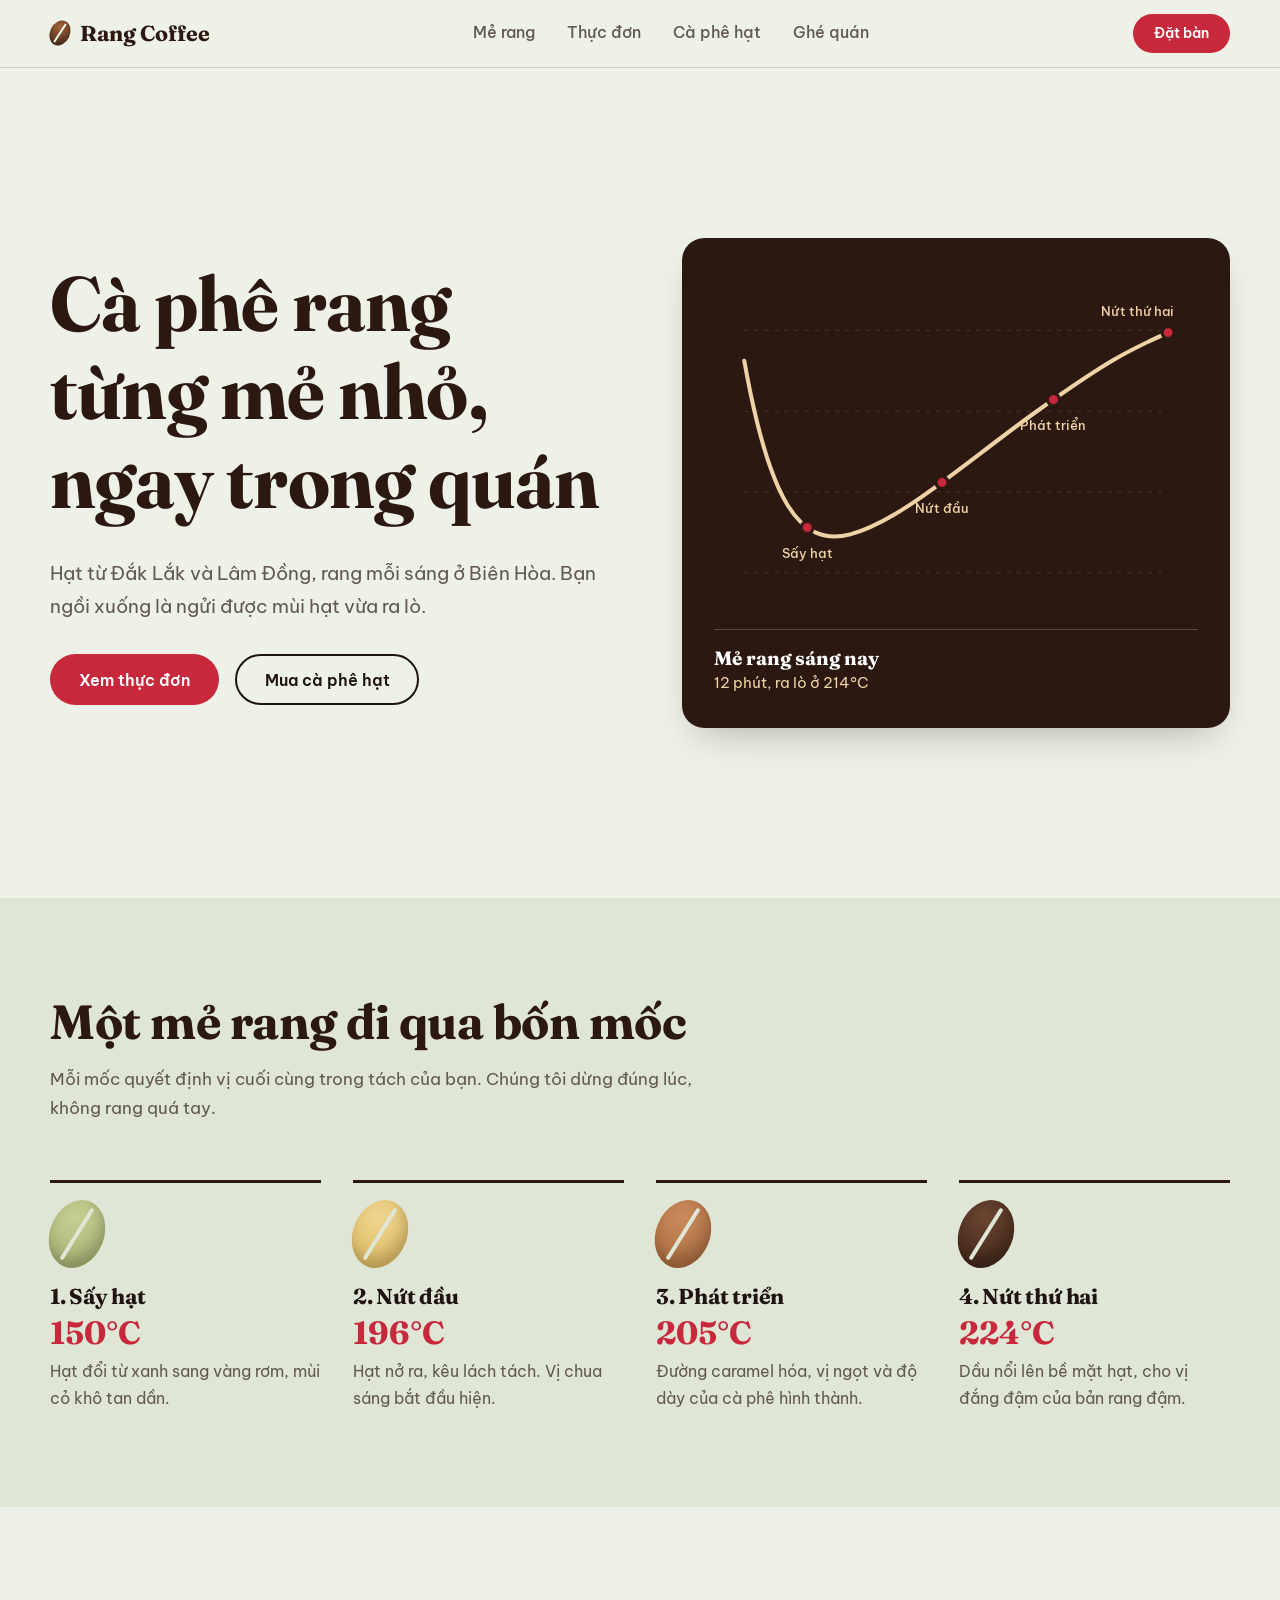
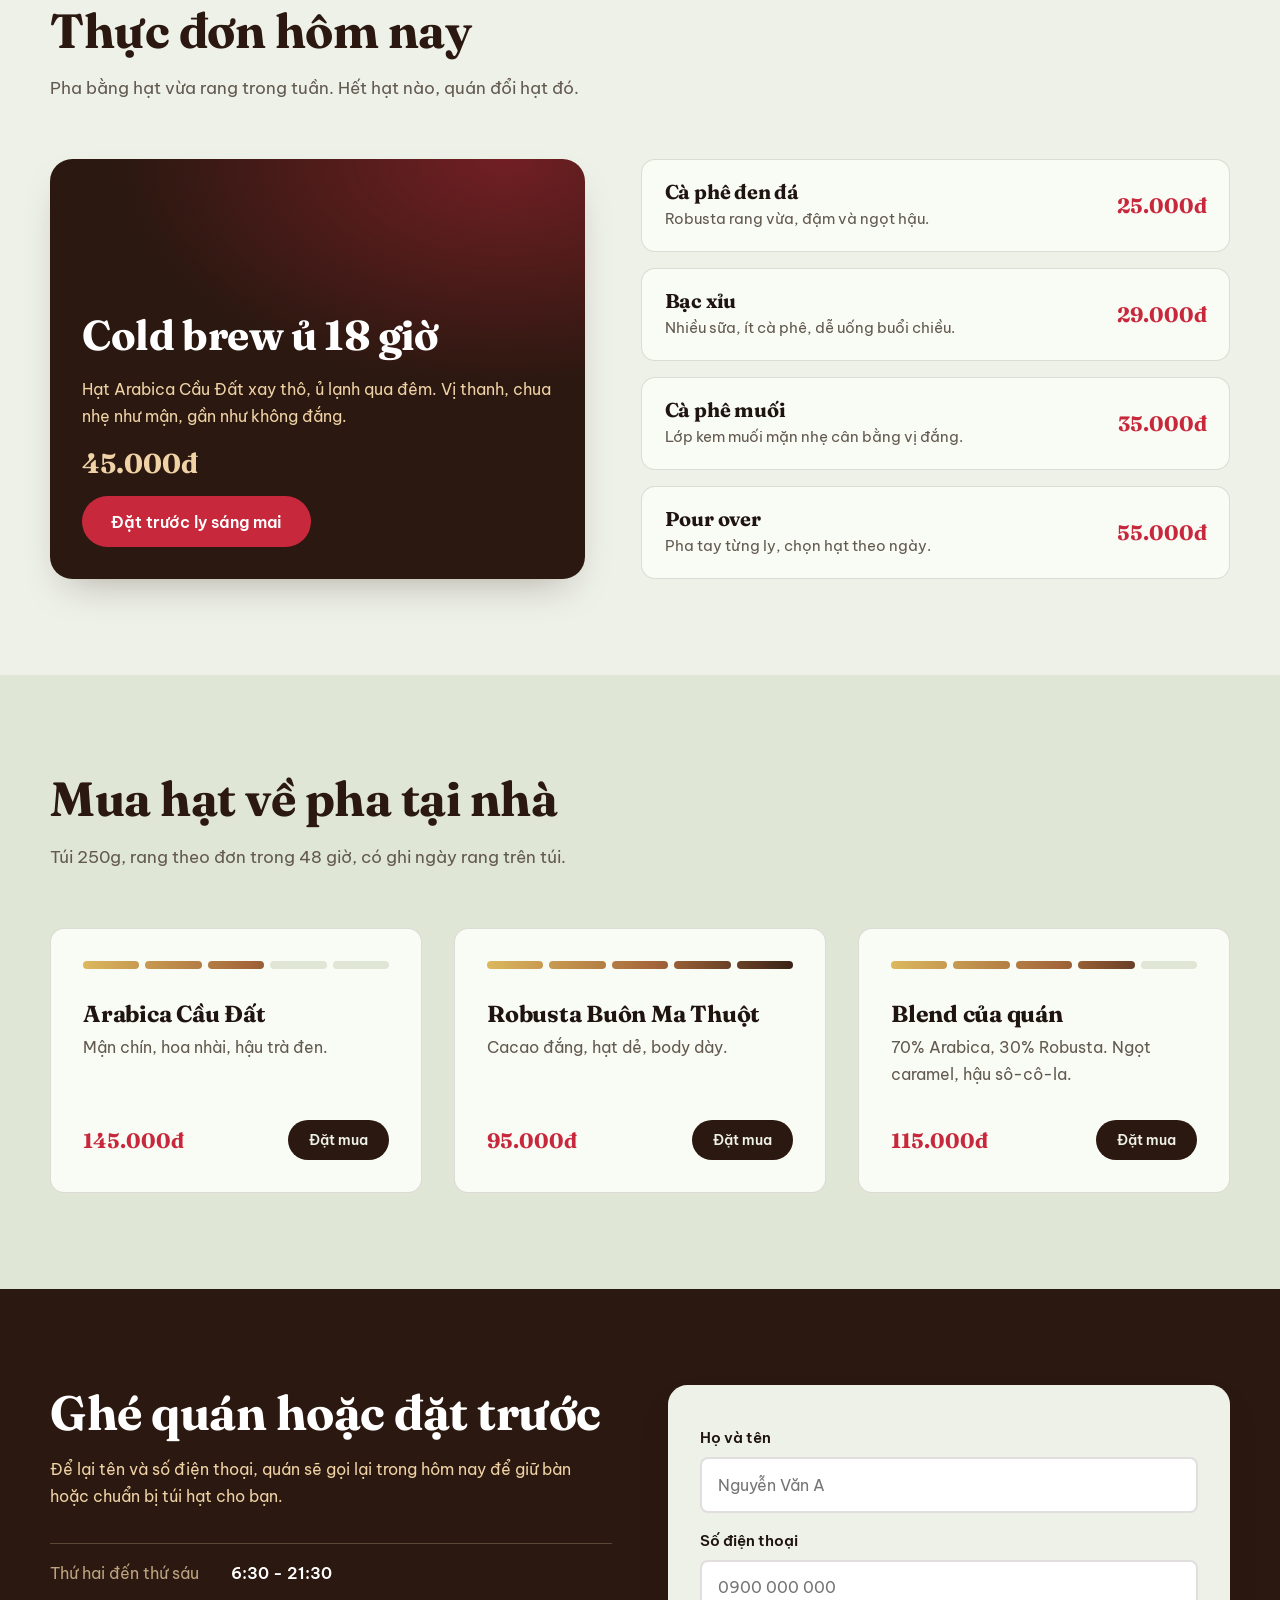
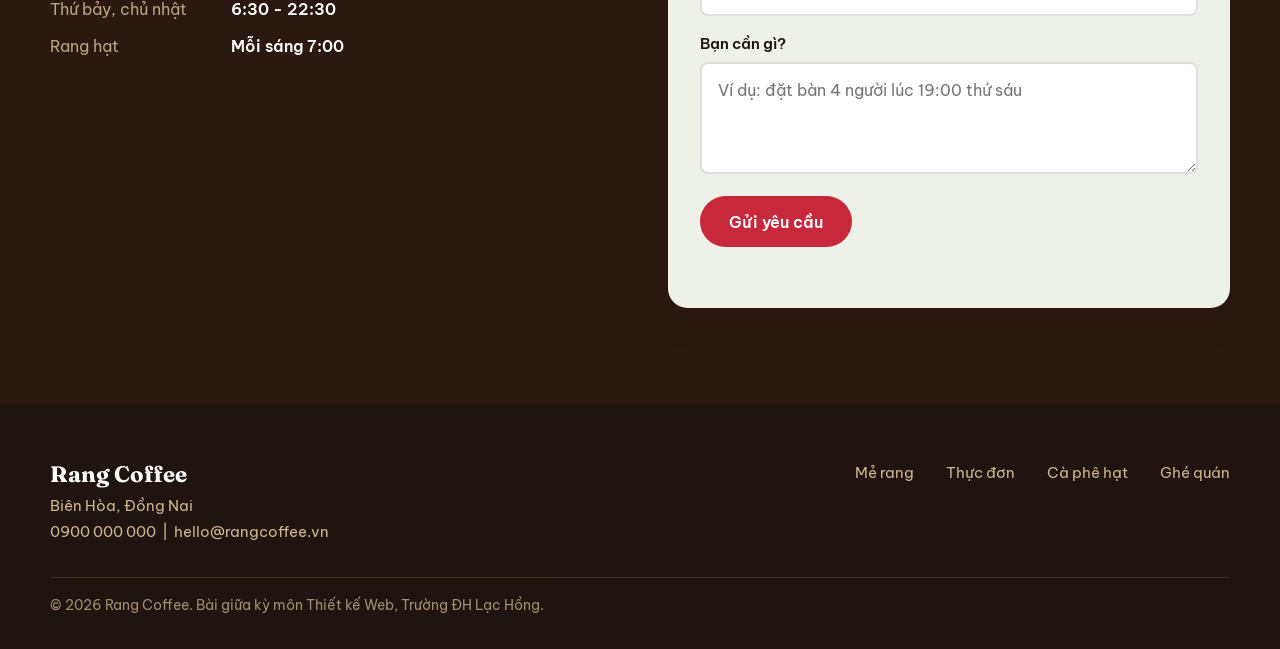
<file: index.html>
<!DOCTYPE html>
<html lang="vi">
<head>
  <meta charset="UTF-8">
  <meta name="viewport" content="width=device-width, initial-scale=1.0">
  <meta name="description" content="Rang Coffee - quán cà phê rang từng mẻ nhỏ tại Biên Hòa, Đồng Nai. Uống tại quán, mua hạt về pha.">
  <title>Rang Coffee | Cà phê rang từng mẻ nhỏ</title>

  <link rel="preconnect" href="https://fonts.googleapis.com">
  <link rel="preconnect" href="https://fonts.gstatic.com" crossorigin>
  <link href="https://fonts.googleapis.com/css2?family=Be+Vietnam+Pro:wght@400;500;600&family=Fraunces:ital,opsz,wght@0,9..144,500;0,9..144,700;1,9..144,500&display=swap" rel="stylesheet">
  <link rel="stylesheet" href="https://cdnjs.cloudflare.com/ajax/libs/animate.css/4.1.1/animate.min.css">
  <link rel="stylesheet" href="https://unpkg.com/aos@2.3.4/dist/aos.css">
  <link rel="stylesheet" href="style.css">
</head>
<body>

  <header class="site-header">
    <a href="#home" class="logo" aria-label="Rang Coffee, về đầu trang">
      <span class="logo-bean" aria-hidden="true"></span>Rang Coffee
    </a>
    <nav class="main-nav" aria-label="Điều hướng chính">
      <ul>
        <li><a href="#process">Mẻ rang</a></li>
        <li><a href="#menu">Thực đơn</a></li>
        <li><a href="#beans">Cà phê hạt</a></li>
        <li><a href="#contact">Ghé quán</a></li>
      </ul>
    </nav>
    <a href="#contact" class="btn btn-small">Đặt bàn</a>
  </header>

  <main>
    <!-- HERO -->
    <section id="home" class="section hero">
      <article class="hero-copy">
        <h1 class="animate__animated animate__fadeInUp">Cà phê rang từng mẻ nhỏ, ngay trong quán</h1>
        <p class="hero-text animate__animated animate__fadeInUp animate__delay-1s">
          Hạt từ Đắk Lắk và Lâm Đồng, rang mỗi sáng ở Biên Hòa. Bạn ngồi xuống là ngửi được mùi hạt vừa ra lò.
        </p>
        <p class="hero-actions animate__animated animate__fadeInUp animate__delay-2s">
          <a href="#menu" class="btn btn-primary">Xem thực đơn</a>
          <a href="#beans" class="btn btn-ghost">Mua cà phê hạt</a>
        </p>
      </article>

      <figure class="roast-card animate__animated animate__fadeIn animate__delay-1s">
        <svg id="roastChart" viewBox="0 0 480 340" role="img" aria-label="Đường cong nhiệt độ của một mẻ rang, đi qua bốn mốc từ sấy hạt đến nứt thứ hai">
          <g class="grid-lines">
            <line x1="30" y1="60" x2="450" y2="60"/>
            <line x1="30" y1="140" x2="450" y2="140"/>
            <line x1="30" y1="220" x2="450" y2="220"/>
            <line x1="30" y1="300" x2="450" y2="300"/>
          </g>
          <path id="roastPath" class="roast-line" pathLength="1"
                d="M30 90 C 55 230, 85 275, 135 262 S 250 190, 320 140 S 410 80, 450 62"/>
          <g id="roastDots"></g>
        </svg>
        <figcaption>
          <strong>Mẻ rang sáng nay</strong>
          12 phút, ra lò ở 214°C
        </figcaption>
      </figure>
    </section>

    <!-- QUY TRÌNH: một chuỗi thật sự theo thứ tự thời gian -->
    <section id="process" class="section process">
      <header class="section-head" data-aos="fade-up">
        <h2>Một mẻ rang đi qua bốn mốc</h2>
        <p>Mỗi mốc quyết định vị cuối cùng trong tách của bạn. Chúng tôi dừng đúng lúc, không rang quá tay.</p>
      </header>

      <ol class="stage-list">
        <li data-aos="fade-up" data-aos-delay="0">
          <article class="stage">
            <span class="bean bean-green" aria-hidden="true"></span>
            <h3>1. Sấy hạt</h3>
            <p class="stage-temp">150°C</p>
            <p>Hạt đổi từ xanh sang vàng rơm, mùi cỏ khô tan dần.</p>
          </article>
        </li>
        <li data-aos="fade-up" data-aos-delay="120">
          <article class="stage">
            <span class="bean bean-yellow" aria-hidden="true"></span>
            <h3>2. Nứt đầu</h3>
            <p class="stage-temp">196°C</p>
            <p>Hạt nở ra, kêu lách tách. Vị chua sáng bắt đầu hiện.</p>
          </article>
        </li>
        <li data-aos="fade-up" data-aos-delay="240">
          <article class="stage">
            <span class="bean bean-brown" aria-hidden="true"></span>
            <h3>3. Phát triển</h3>
            <p class="stage-temp">205°C</p>
            <p>Đường caramel hóa, vị ngọt và độ dày của cà phê hình thành.</p>
          </article>
        </li>
        <li data-aos="fade-up" data-aos-delay="360">
          <article class="stage">
            <span class="bean bean-dark" aria-hidden="true"></span>
            <h3>4. Nứt thứ hai</h3>
            <p class="stage-temp">224°C</p>
            <p>Dầu nổi lên bề mặt hạt, cho vị đắng đậm của bản rang đậm.</p>
          </article>
        </li>
      </ol>
    </section>

    <!-- THỰC ĐƠN -->
    <section id="menu" class="section menu">
      <header class="section-head" data-aos="fade-up">
        <h2>Thực đơn hôm nay</h2>
        <p>Pha bằng hạt vừa rang trong tuần. Hết hạt nào, quán đổi hạt đó.</p>
      </header>

      <article class="menu-feature" data-aos="fade-right">
        <h3>Cold brew ủ 18 giờ</h3>
        <p>Hạt Arabica Cầu Đất xay thô, ủ lạnh qua đêm. Vị thanh, chua nhẹ như mận, gần như không đắng.</p>
        <p class="menu-price">45.000đ</p>
        <a href="#contact" class="btn btn-primary">Đặt trước ly sáng mai</a>
      </article>

      <ul class="menu-list">
        <li data-aos="fade-left" data-aos-delay="0">
          <article class="menu-item">
            <h3>Cà phê đen đá</h3>
            <p>Robusta rang vừa, đậm và ngọt hậu.</p>
            <p class="menu-price">25.000đ</p>
          </article>
        </li>
        <li data-aos="fade-left" data-aos-delay="100">
          <article class="menu-item">
            <h3>Bạc xỉu</h3>
            <p>Nhiều sữa, ít cà phê, dễ uống buổi chiều.</p>
            <p class="menu-price">29.000đ</p>
          </article>
        </li>
        <li data-aos="fade-left" data-aos-delay="200">
          <article class="menu-item">
            <h3>Cà phê muối</h3>
            <p>Lớp kem muối mặn nhẹ cân bằng vị đắng.</p>
            <p class="menu-price">35.000đ</p>
          </article>
        </li>
        <li data-aos="fade-left" data-aos-delay="300">
          <article class="menu-item">
            <h3>Pour over</h3>
            <p>Pha tay từng ly, chọn hạt theo ngày.</p>
            <p class="menu-price">55.000đ</p>
          </article>
        </li>
      </ul>
    </section>

    <!-- CÀ PHÊ HẠT -->
    <section id="beans" class="section beans">
      <header class="section-head" data-aos="fade-up">
        <h2>Mua hạt về pha tại nhà</h2>
        <p>Túi 250g, rang theo đơn trong 48 giờ, có ghi ngày rang trên túi.</p>
      </header>

      <ul class="bean-grid">
        <li data-aos="zoom-in-up" data-aos-delay="0">
          <article class="product">
            <p class="roast-level" role="img" aria-label="Mức rang: vừa">
              <i class="on"></i><i class="on"></i><i class="on"></i><i></i><i></i>
            </p>
            <h3>Arabica Cầu Đất</h3>
            <p class="notes">Mận chín, hoa nhài, hậu trà đen.</p>
            <p class="product-foot"><span class="menu-price">145.000đ</span><a href="#contact" class="btn btn-small btn-dark">Đặt mua</a></p>
          </article>
        </li>
        <li data-aos="zoom-in-up" data-aos-delay="120">
          <article class="product">
            <p class="roast-level" role="img" aria-label="Mức rang: đậm">
              <i class="on"></i><i class="on"></i><i class="on"></i><i class="on"></i><i class="on"></i>
            </p>
            <h3>Robusta Buôn Ma Thuột</h3>
            <p class="notes">Cacao đắng, hạt dẻ, body dày.</p>
            <p class="product-foot"><span class="menu-price">95.000đ</span><a href="#contact" class="btn btn-small btn-dark">Đặt mua</a></p>
          </article>
        </li>
        <li data-aos="zoom-in-up" data-aos-delay="240">
          <article class="product">
            <p class="roast-level" role="img" aria-label="Mức rang: vừa đến đậm">
              <i class="on"></i><i class="on"></i><i class="on"></i><i class="on"></i><i></i>
            </p>
            <h3>Blend của quán</h3>
            <p class="notes">70% Arabica, 30% Robusta. Ngọt caramel, hậu sô-cô-la.</p>
            <p class="product-foot"><span class="menu-price">115.000đ</span><a href="#contact" class="btn btn-small btn-dark">Đặt mua</a></p>
          </article>
        </li>
      </ul>
    </section>

    <!-- LIÊN HỆ -->
    <section id="contact" class="section contact">
      <article class="visit" data-aos="fade-right">
        <h2>Ghé quán hoặc đặt trước</h2>
        <p>Để lại tên và số điện thoại, quán sẽ gọi lại trong hôm nay để giữ bàn hoặc chuẩn bị túi hạt cho bạn.</p>
        <dl class="hours">
          <dt>Thứ hai đến thứ sáu</dt><dd>6:30 - 21:30</dd>
          <dt>Thứ bảy, chủ nhật</dt><dd>6:30 - 22:30</dd>
          <dt>Rang hạt</dt><dd>Mỗi sáng 7:00</dd>
        </dl>
      </article>

      <form class="contact-form" id="contactForm" data-aos="fade-left" novalidate>
        <label for="name">Họ và tên</label>
        <input type="text" id="name" name="name" autocomplete="name" placeholder="Nguyễn Văn A" required>

        <label for="phone">Số điện thoại</label>
        <input type="tel" id="phone" name="phone" autocomplete="tel" placeholder="0900 000 000" required>

        <label for="msg">Bạn cần gì?</label>
        <textarea id="msg" name="msg" rows="3" placeholder="Ví dụ: đặt bàn 4 người lúc 19:00 thứ sáu"></textarea>

        <button type="submit" class="btn btn-primary">Gửi yêu cầu</button>
        <p class="form-status" id="formStatus" role="status" aria-live="polite"></p>
      </form>
    </section>
  </main>

  <footer class="site-footer">
    <address>
      <strong>Rang Coffee</strong>
      Biên Hòa, Đồng Nai<br>
      <a href="tel:0900000000">0900 000 000</a> &nbsp;|&nbsp; <a href="mailto:hello@rangcoffee.vn">hello@rangcoffee.vn</a>
    </address>
    <nav aria-label="Liên kết chân trang">
      <ul>
        <li><a href="#process">Mẻ rang</a></li>
        <li><a href="#menu">Thực đơn</a></li>
        <li><a href="#beans">Cà phê hạt</a></li>
        <li><a href="#contact">Ghé quán</a></li>
      </ul>
    </nav>
    <p class="copyright">&copy; 2026 Rang Coffee. Bài giữa kỳ môn Thiết kế Web, Trường ĐH Lạc Hồng.</p>
  </footer>

  <script src="https://unpkg.com/aos@2.3.4/dist/aos.js"></script>
  <script>
    AOS.init({ duration: 700, once: true, offset: 70, easing: 'ease-out-cubic' });

    /* Đặt 4 mốc rang đúng trên đường cong (tính theo độ dài path) */
    (function () {
      var path = document.getElementById('roastPath');
      var group = document.getElementById('roastDots');
      if (!path || !group) return;
      var ns = 'http://www.w3.org/2000/svg';
      var len = path.getTotalLength();
      var stops = [
        { at: 0.30, label: 'Sấy hạt',      dy: 30,  anchor: 'middle' },
        { at: 0.55, label: 'Nứt đầu',      dy: 30,  anchor: 'middle' },
        { at: 0.78, label: 'Phát triển',   dy: 30,  anchor: 'middle' },
        { at: 1.00, label: 'Nứt thứ hai',  dy: -16, anchor: 'end'    }
      ];
      stops.forEach(function (s, i) {
        var p = path.getPointAtLength(len * s.at);
        var c = document.createElementNS(ns, 'circle');
        c.setAttribute('cx', p.x); c.setAttribute('cy', p.y); c.setAttribute('r', 6);
        c.setAttribute('class', 'roast-dot');
        c.style.animationDelay = (1.2 + i * 0.5) + 's';
        var t = document.createElementNS(ns, 'text');
        t.setAttribute('x', s.anchor === 'end' ? p.x + 6 : p.x);
        t.setAttribute('y', p.y + s.dy);
        t.setAttribute('text-anchor', s.anchor);
        t.setAttribute('class', 'roast-label');
        t.style.animationDelay = (1.2 + i * 0.5) + 's';
        t.textContent = s.label;
        group.appendChild(c); group.appendChild(t);
      });
    })();

    /* Form: báo kết quả ngay trên trang, không dùng alert */
    (function () {
      var form = document.getElementById('contactForm');
      var status = document.getElementById('formStatus');
      form.addEventListener('submit', function (e) {
        e.preventDefault();
        var name = form.name.value.trim();
        var phone = form.phone.value.trim();
        status.className = 'form-status';
        if (!name || !phone) {
          status.textContent = 'Vui lòng nhập họ tên và số điện thoại để quán gọi lại.';
          status.classList.add('is-error');
          return;
        }
        status.textContent = 'Đã gửi. Quán sẽ gọi lại cho ' + name + ' trong hôm nay.';
        status.classList.add('is-ok');
        form.reset();
      });
    })();
  </script>
</body>
</html>
</file>
<file: style.css>
/* =========================================================
   Rang Coffee - bảng màu lấy từ các giai đoạn của hạt cà phê
   ========================================================= */
:root {
  /* Màu */
  --roast: #2b1810;          /* hạt rang đậm */
  --roast-soft: #3f2519;
  --cherry: #c8283c;         /* quả cà phê chín */
  --cherry-dark: #a11d2f;
  --paper: #eef1e8;          /* nền xám xanh nhạt, gợi hạt xanh */
  --paper-deep: #e0e6d6;
  --leaf: #5f6d34;           /* hạt xanh */
  --crema: #efd2a5;
  --ink: #1f1410;
  --muted: #62594f;
  --line: rgba(43, 24, 16, 0.14);

  /* Màu các giai đoạn rang */
  --stage-green: #a3ad6e;
  --stage-yellow: #dcb85e;
  --stage-brown: #a4663a;
  --stage-dark: #3a2216;

  /* Font */
  --font-display: "Fraunces", Georgia, serif;
  --font-body: "Be Vietnam Pro", system-ui, sans-serif;

  /* Spacing */
  --space-xs: 0.5rem;
  --space-sm: 1rem;
  --space-md: 2rem;
  --space-lg: 3.5rem;
  --space-xl: 6rem;
  --gutter: max(1.25rem, calc((100% - 1180px) / 2));

  /* Khác */
  --radius: 14px;
  --radius-sm: 8px;
  --shadow: 0 18px 40px -18px rgba(43, 24, 16, 0.35);
  --ease: 0.25s ease;
}

/* ===== Base ===== */
*, *::before, *::after { box-sizing: border-box; margin: 0; padding: 0; }
html { scroll-behavior: smooth; scroll-padding-top: 84px; }
body {
  font-family: var(--font-body);
  color: var(--ink);
  background: var(--paper);
  line-height: 1.7;
  -webkit-font-smoothing: antialiased;
}
ul, ol { list-style: none; }
a { color: inherit; text-decoration: none; }
h1, h2, h3 { font-family: var(--font-display); line-height: 1.15; font-weight: 700; letter-spacing: -0.01em; }
p { max-width: 62ch; }

:focus-visible { outline: 3px solid var(--cherry); outline-offset: 3px; }

/* ===== Buttons ===== */
.btn {
  display: inline-flex; align-items: center; justify-content: center;
  padding: 0.85rem 1.7rem; border: 2px solid transparent; border-radius: 999px;
  font: 600 0.98rem var(--font-body); cursor: pointer; white-space: nowrap;
  transition: transform var(--ease), background var(--ease), color var(--ease), border-color var(--ease), box-shadow var(--ease);
}
.btn:hover { transform: translateY(-2px); }
.btn:active { transform: translateY(0); }
.btn-small { padding: 0.55rem 1.2rem; font-size: 0.9rem; background: var(--cherry); color: #fff; }
.btn-small:hover, .btn-small:focus-visible { background: var(--cherry-dark); box-shadow: 0 8px 18px -8px var(--cherry); }
.btn-primary { background: var(--cherry); color: #fff; }
.btn-primary:hover, .btn-primary:focus-visible { background: var(--cherry-dark); box-shadow: 0 12px 24px -10px var(--cherry); }
.btn-ghost { border-color: currentColor; color: inherit; background: transparent; }
.btn-ghost:hover, .btn-ghost:focus-visible { background: var(--roast); color: var(--paper); border-color: var(--roast); }
.btn-dark { background: var(--roast); color: var(--paper); }
.btn-dark:hover, .btn-dark:focus-visible { background: var(--cherry); }

/* ===== Header ===== */
.site-header {
  position: sticky; top: 0; z-index: 50;
  display: flex; align-items: center; justify-content: space-between; gap: var(--space-sm);
  padding: 0.85rem var(--gutter);
  background: rgba(238, 241, 232, 0.9);
  backdrop-filter: blur(10px);
  border-bottom: 1px solid var(--line);
}
.logo { display: inline-flex; align-items: center; gap: 0.6rem; font: 700 1.35rem var(--font-display); color: var(--roast); }
.logo-bean {
  position: relative; width: 20px; height: 26px; border-radius: 50%;
  background: radial-gradient(circle at 35% 30%, var(--stage-brown), var(--roast));
  transform: rotate(25deg);
}
.logo-bean::after {
  content: ""; position: absolute; left: 50%; top: 8%; bottom: 8%; width: 2px;
  background: var(--paper); border-radius: 2px; transform: translateX(-50%) rotate(8deg);
}
.main-nav ul { display: flex; gap: var(--space-md); }
.main-nav a { font-weight: 500; color: var(--muted); padding: 0.4rem 0; border-bottom: 2px solid transparent; transition: color var(--ease), border-color var(--ease); }
.main-nav a:hover, .main-nav a:focus-visible { color: var(--roast); border-color: var(--cherry); }

/* ===== Section chung ===== */
.section { padding: var(--space-xl) var(--gutter); }
.section-head { margin-bottom: var(--space-lg); }
.section-head h2 { font-size: clamp(2rem, 4.2vw, 3rem); margin-bottom: var(--space-sm); color: var(--roast); }
.section-head p { color: var(--muted); font-size: 1.08rem; }

/* ===== Hero ===== */
.hero {
  display: grid; grid-template-columns: 1.05fr 1fr; gap: var(--space-lg); align-items: center;
  min-height: calc(100vh - 70px);
  padding-block: var(--space-lg);
}
.hero h1 { font-size: clamp(2.6rem, 6vw, 4.8rem); color: var(--roast); margin-bottom: var(--space-md); text-wrap: balance; }
.hero-text { font-size: 1.2rem; color: var(--muted); margin-bottom: var(--space-md); }
.hero-actions { display: flex; flex-wrap: wrap; gap: var(--space-sm); max-width: none; }

/* Thẻ đường cong rang: điểm nhấn duy nhất của trang */
.roast-card {
  padding: var(--space-md); border-radius: calc(var(--radius) * 1.6);
  background: var(--roast); color: var(--crema); box-shadow: var(--shadow);
}
.roast-card svg { display: block; width: 100%; height: auto; overflow: visible; }
.roast-card figcaption { display: flex; flex-direction: column; margin-top: var(--space-sm); padding-top: var(--space-sm); border-top: 1px solid rgba(239, 210, 165, 0.25); font-size: 0.95rem; }
.roast-card figcaption strong { font: 700 1.2rem var(--font-display); color: #fff; }

.grid-lines line { stroke: rgba(239, 210, 165, 0.14); stroke-dasharray: 4 6; }
.roast-line {
  fill: none; stroke: var(--crema); stroke-width: 4; stroke-linecap: round;
  stroke-dasharray: 1; stroke-dashoffset: 1;
  animation: draw 2.4s 0.6s ease-out forwards;
}
@keyframes draw { to { stroke-dashoffset: 0; } }
.roast-dot { fill: var(--cherry); stroke: var(--roast); stroke-width: 3; opacity: 0; animation: pop 0.5s ease-out forwards; }
.roast-label { fill: var(--crema); font: 500 13px var(--font-body); opacity: 0; animation: pop 0.5s ease-out forwards; }
@keyframes pop { from { opacity: 0; } to { opacity: 1; } }

/* ===== Quy trình ===== */
.process { background: var(--paper-deep); }
.stage-list { display: grid; grid-template-columns: repeat(4, 1fr); gap: var(--space-md); }
.stage { height: 100%; padding-top: var(--space-sm); border-top: 3px solid var(--roast); transition: border-color var(--ease), transform var(--ease); }
.stage:hover, .stage:focus-within { border-color: var(--cherry); transform: translateY(-6px); }
.stage h3 { font-size: 1.35rem; margin: var(--space-sm) 0 0.2rem; }
.stage-temp { font: 700 2rem var(--font-display); color: var(--cherry); margin-bottom: 0.4rem; }
.stage p:last-child { color: var(--muted); font-size: 0.97rem; }

/* Hạt cà phê vẽ bằng CSS, đổi màu theo giai đoạn rang */
.bean {
  position: relative; display: block; width: 54px; height: 70px; border-radius: 50%;
  background: radial-gradient(circle at 35% 28%, var(--bean-light), var(--bean-color));
  transform: rotate(22deg); box-shadow: inset -6px -8px 14px rgba(0, 0, 0, 0.2);
}
.bean::after {
  content: ""; position: absolute; left: 50%; top: 7%; bottom: 7%; width: 4px;
  background: var(--paper-deep); border-radius: 4px; transform: translateX(-50%) rotate(10deg);
}
.bean-green  { --bean-color: var(--stage-green);  --bean-light: #c6cf93; }
.bean-yellow { --bean-color: var(--stage-yellow); --bean-light: #efd48e; }
.bean-brown  { --bean-color: var(--stage-brown);  --bean-light: #c98a5b; }
.bean-dark   { --bean-color: var(--stage-dark);   --bean-light: #6a4430; }

/* ===== Thực đơn ===== */
.menu { display: grid; grid-template-columns: 1fr 1.1fr; column-gap: var(--space-lg); row-gap: 0; align-items: stretch; }
.menu .section-head { grid-column: 1 / -1; }
.menu-feature {
  display: flex; flex-direction: column; justify-content: flex-end; align-items: flex-start; gap: var(--space-sm);
  min-height: 420px; padding: var(--space-md); border-radius: calc(var(--radius) * 1.6);
  color: var(--crema);
  background:
    radial-gradient(120% 90% at 85% 0%, rgba(200, 40, 60, 0.45), transparent 60%),
    var(--roast);
  box-shadow: var(--shadow);
  transition: transform var(--ease), box-shadow var(--ease);
}
.menu-feature:hover { transform: translateY(-6px); box-shadow: 0 28px 50px -20px rgba(43, 24, 16, 0.55); }
.menu-feature h3 { font-size: clamp(1.9rem, 3.4vw, 2.6rem); color: #fff; }
.menu-price { font: 700 1.3rem var(--font-display); color: var(--cherry); }
.menu-feature .menu-price { color: var(--crema); font-size: 1.7rem; }

.menu-list { display: flex; flex-direction: column; gap: var(--space-sm); }
.menu-list li { flex: 1; }
.menu-item {
  display: grid; grid-template-columns: 1fr auto; column-gap: var(--space-sm); align-items: center;
  height: 100%; padding: 1.1rem 1.4rem; border: 1px solid var(--line); border-radius: var(--radius);
  background: #f9fbf5;
  transition: transform var(--ease), border-color var(--ease), box-shadow var(--ease);
}
.menu-item:hover, .menu-item:focus-within { transform: translateX(8px); border-color: var(--cherry); box-shadow: var(--shadow); }
.menu-item h3 { font-size: 1.25rem; }
.menu-item p:nth-child(2) { grid-column: 1; color: var(--muted); font-size: 0.95rem; }
.menu-item .menu-price { grid-column: 2; grid-row: 1 / span 2; }

/* ===== Cà phê hạt ===== */
.beans { background: var(--paper-deep); }
.bean-grid { display: grid; grid-template-columns: repeat(3, 1fr); gap: var(--space-md); }
.product {
  display: flex; flex-direction: column; height: 100%; padding: var(--space-md);
  border-radius: var(--radius); background: #f9fbf5; border: 1px solid var(--line);
  transition: transform var(--ease), box-shadow var(--ease), border-color var(--ease);
}
.product:hover, .product:focus-within { transform: translateY(-8px); border-color: var(--cherry); box-shadow: var(--shadow); }
.roast-level { display: flex; gap: 6px; margin-bottom: var(--space-md); }
.roast-level i { width: 100%; height: 8px; border-radius: 99px; background: var(--paper-deep); }
.roast-level i.on { background: linear-gradient(90deg, var(--stage-yellow), var(--stage-brown) 55%, var(--stage-dark)); background-size: 500% 100%; }
.roast-level i:nth-child(1).on { background-position: 0% 0; }
.roast-level i:nth-child(2).on { background-position: 25% 0; }
.roast-level i:nth-child(3).on { background-position: 50% 0; }
.roast-level i:nth-child(4).on { background-position: 75% 0; }
.roast-level i:nth-child(5).on { background-position: 100% 0; }
.product h3 { font-size: 1.45rem; margin-bottom: 0.4rem; }
.notes { color: var(--muted); margin-bottom: var(--space-md); }
.product-foot { display: flex; align-items: center; justify-content: space-between; gap: var(--space-sm); margin-top: auto; max-width: none; }

/* ===== Liên hệ ===== */
.contact { display: grid; grid-template-columns: 1fr 1fr; gap: var(--space-lg); align-items: start; background: var(--roast); color: var(--crema); }
.visit h2 { font-size: clamp(2rem, 4.2vw, 3rem); color: #fff; margin-bottom: var(--space-sm); }
.visit > p { margin-bottom: var(--space-md); }
.hours { display: grid; grid-template-columns: auto 1fr; gap: 0.6rem var(--space-md); padding-top: var(--space-sm); border-top: 1px solid rgba(239, 210, 165, 0.25); }
.hours dt { color: rgba(239, 210, 165, 0.75); }
.hours dd { font-weight: 600; color: #fff; }

.contact-form {
  display: flex; flex-direction: column; gap: 0.4rem;
  padding: var(--space-md); border-radius: calc(var(--radius) * 1.4);
  background: var(--paper); color: var(--ink); box-shadow: var(--shadow);
}
.contact-form label { font-weight: 600; font-size: 0.93rem; margin-top: 0.5rem; }
.contact-form input, .contact-form textarea {
  padding: 0.8rem 1rem; border: 2px solid var(--line); border-radius: var(--radius-sm);
  font: inherit; color: inherit; background: #fff; resize: vertical;
  transition: border-color var(--ease), box-shadow var(--ease);
}
.contact-form input:hover, .contact-form textarea:hover { border-color: var(--stage-brown); }
.contact-form input:focus, .contact-form textarea:focus { outline: none; border-color: var(--cherry); box-shadow: 0 0 0 4px rgba(200, 40, 60, 0.18); }
.contact-form .btn { margin-top: var(--space-sm); align-self: flex-start; }
.form-status { min-height: 1.5em; font-size: 0.95rem; }
.form-status.is-ok { color: var(--leaf); font-weight: 600; }
.form-status.is-error { color: var(--cherry-dark); font-weight: 600; }

/* ===== Footer ===== */
.site-footer {
  display: grid; grid-template-columns: 1fr auto; gap: var(--space-md) var(--space-lg); align-items: start;
  padding: var(--space-lg) var(--gutter) var(--space-md);
  background: var(--ink); color: rgba(239, 210, 165, 0.85); font-size: 0.95rem;
}
.site-footer address { font-style: normal; }
.site-footer address strong { display: block; font: 700 1.4rem var(--font-display); color: #fff; margin-bottom: 0.3rem; }
.site-footer a { transition: color var(--ease); }
.site-footer a:hover, .site-footer a:focus-visible { color: #fff; text-decoration: underline; }
.site-footer nav ul { display: flex; flex-wrap: wrap; gap: var(--space-sm) var(--space-md); }
.copyright { grid-column: 1 / -1; padding-top: var(--space-sm); border-top: 1px solid rgba(239, 210, 165, 0.2); font-size: 0.85rem; opacity: 0.75; max-width: none; }

/* ===== Responsive ===== */
@media (max-width: 960px) {
  .hero { grid-template-columns: 1fr; min-height: 0; }
  .stage-list { grid-template-columns: repeat(2, 1fr); }
  .menu, .contact { grid-template-columns: 1fr; }
  .bean-grid { grid-template-columns: 1fr; }
  .menu-feature { min-height: 300px; }
}
@media (max-width: 680px) {
  :root { --space-xl: 4rem; --space-lg: 2.5rem; }
  .main-nav { display: none; }
  .stage-list { grid-template-columns: 1fr; }
  .site-footer { grid-template-columns: 1fr; }
  .menu-item:hover, .menu-item:focus-within { transform: none; }
}

/* ===== Giảm chuyển động theo cài đặt hệ thống ===== */
@media (prefers-reduced-motion: reduce) {
  html { scroll-behavior: auto; }
  *, *::before, *::after { animation-duration: 0.01ms !important; animation-delay: 0s !important; transition-duration: 0.01ms !important; }
  .roast-line { stroke-dashoffset: 0; }
  .roast-dot, .roast-label { opacity: 1; }
}
</file>
